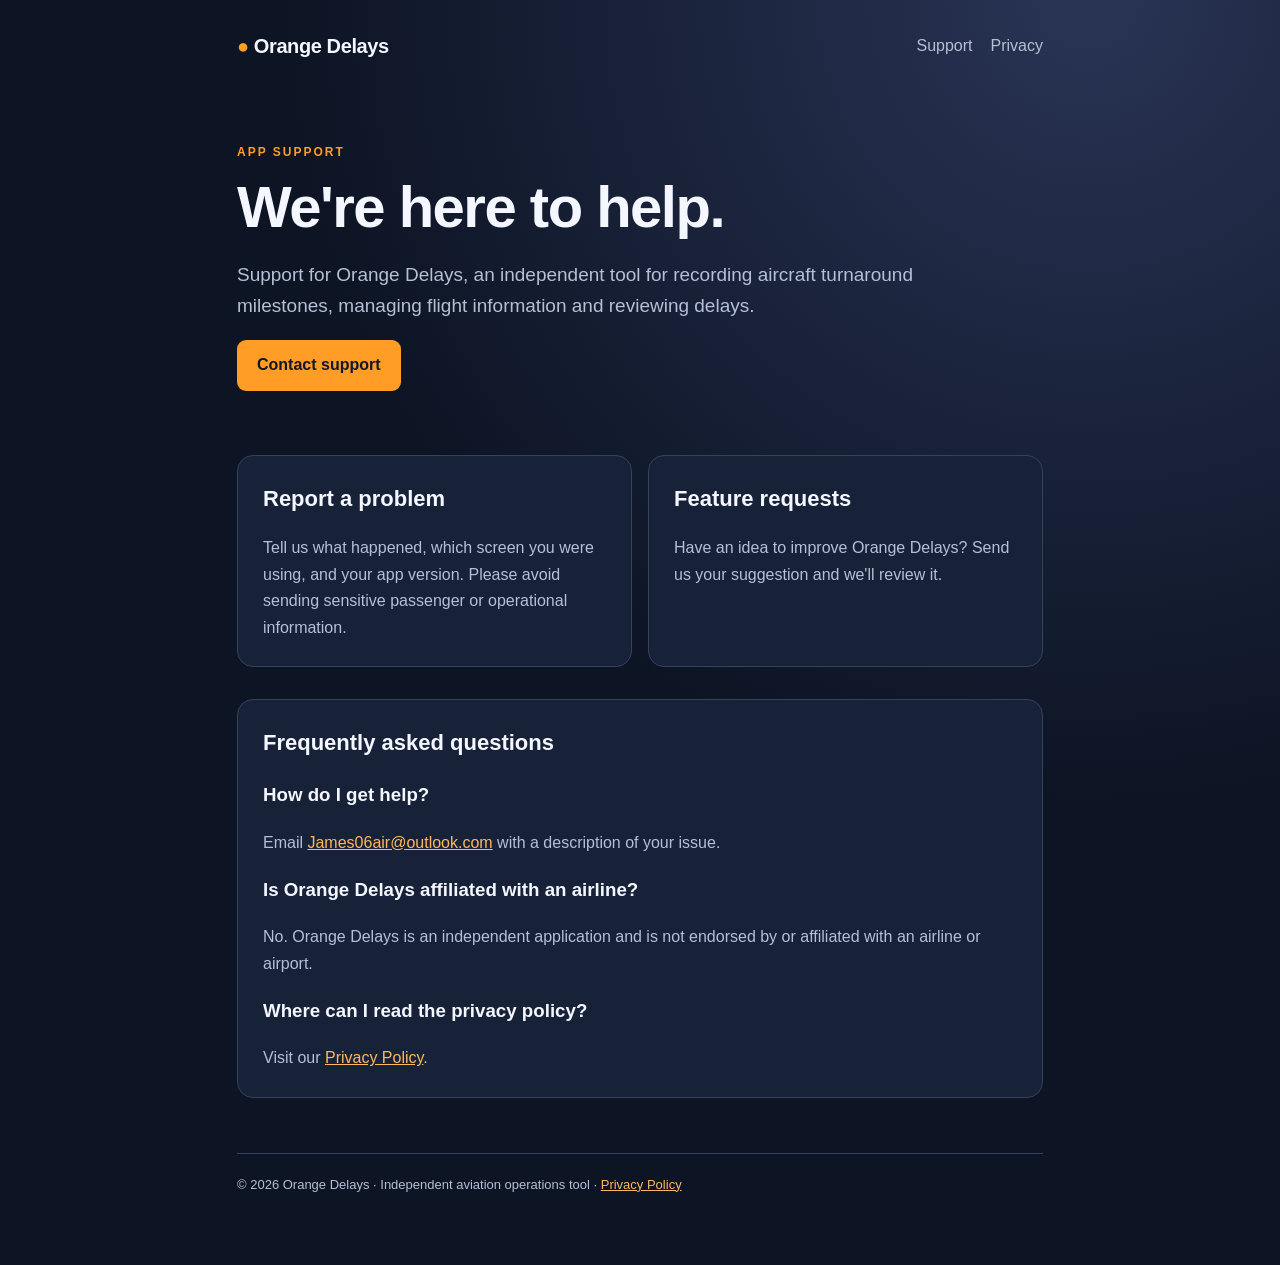
<file: index.html>
<!doctype html>
<html lang="en-GB"><head><meta charset="utf-8"><meta name="viewport" content="width=device-width,initial-scale=1">
<meta name="description" content="Official support page for Orange Delays, an independent aircraft turnaround management app.">
<title>Orange Delays | Support</title><link rel="stylesheet" href="style.css"></head>
<body><div class="wrap"><header><div class="brand"><span>●</span> Orange Delays</div>
<nav><a href="index.html" aria-current="page">Support</a><a href="privacy.html">Privacy</a></nav></header>
<main><section class="hero"><div class="eyebrow">App support</div><h1>We're here to help.</h1>
<p>Support for Orange Delays, an independent tool for recording aircraft turnaround milestones, managing flight information and reviewing delays.</p>
<a class="btn" href="mailto:James06air@outlook.com?subject=Orange%20Delays%20Support">Contact support</a></section>
<section class="cards"><article class="card"><h2>Report a problem</h2><p>Tell us what happened, which screen you were using, and your app version. Please avoid sending sensitive passenger or operational information.</p></article>
<article class="card"><h2>Feature requests</h2><p>Have an idea to improve Orange Delays? Send us your suggestion and we'll review it.</p></article></section>
<section class="card"><h2>Frequently asked questions</h2>
<h3>How do I get help?</h3><p>Email <a href="mailto:James06air@outlook.com">James06air@outlook.com</a> with a description of your issue.</p>
<h3>Is Orange Delays affiliated with an airline?</h3><p>No. Orange Delays is an independent application and is not endorsed by or affiliated with an airline or airport.</p>
<h3>Where can I read the privacy policy?</h3><p>Visit our <a href="privacy.html">Privacy Policy</a>.</p></section></main>
<footer>© 2026 Orange Delays · Independent aviation operations tool · <a href="privacy.html">Privacy Policy</a></footer>
</div></body></html>
</file>
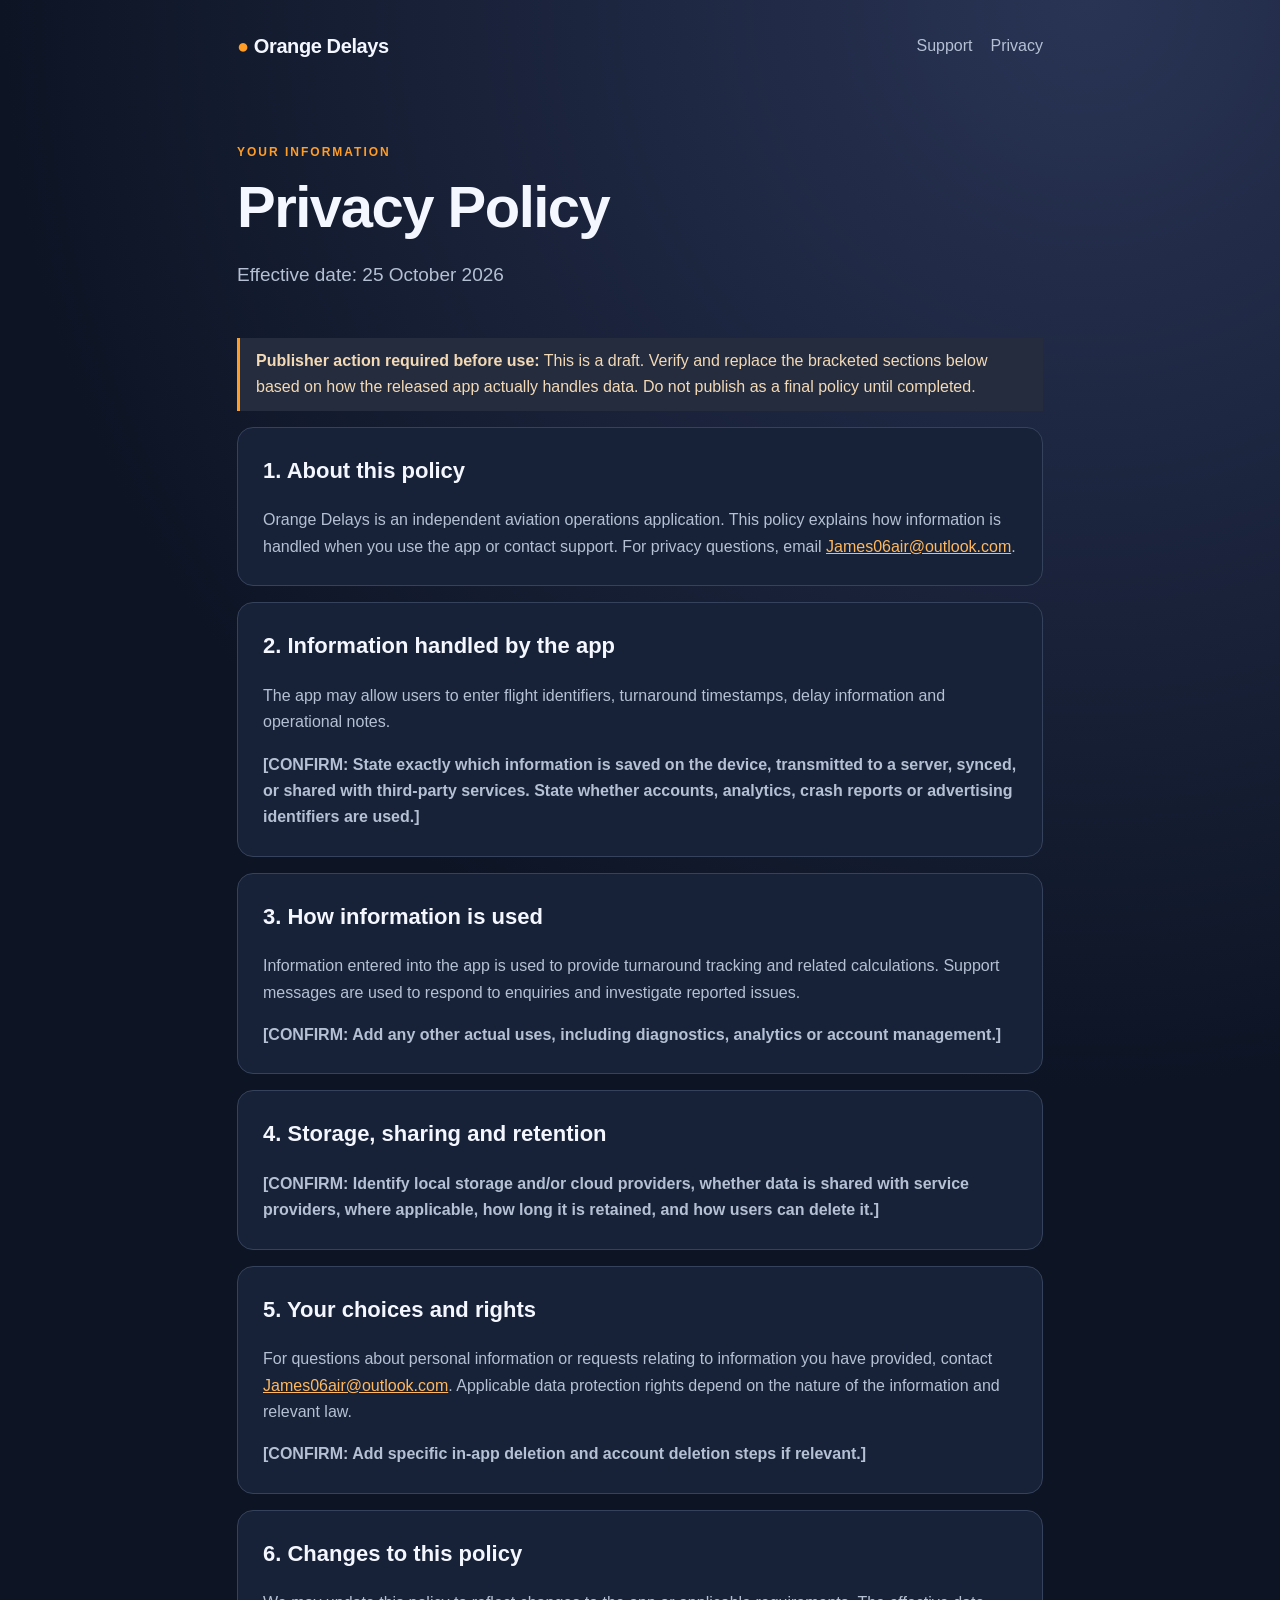
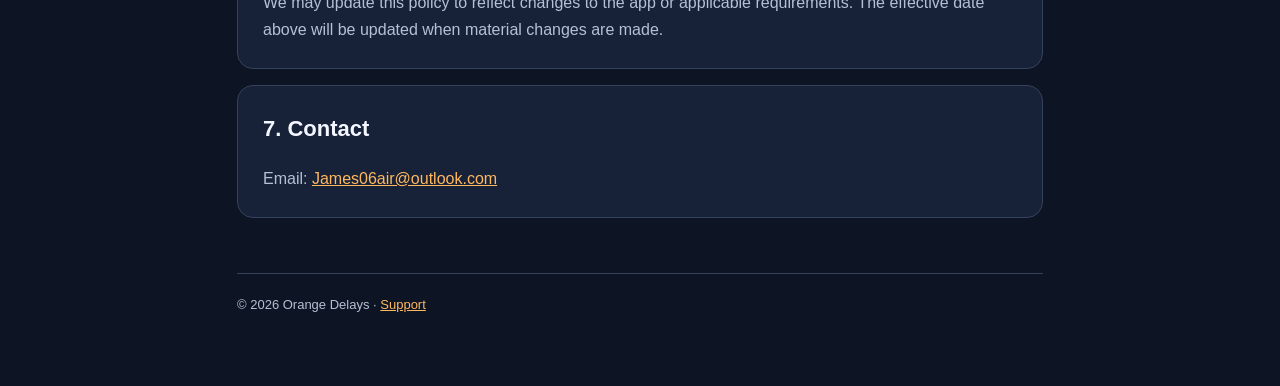
<file: privacy.html>
<!doctype html>
<html lang="en-GB"><head><meta charset="utf-8"><meta name="viewport" content="width=device-width,initial-scale=1">
<meta name="description" content="Privacy information for Orange Delays."><title>Orange Delays | Privacy Policy</title>
<link rel="stylesheet" href="style.css"></head><body><div class="wrap"><header><div class="brand"><span>●</span> Orange Delays</div>
<nav><a href="index.html">Support</a><a href="privacy.html" aria-current="page">Privacy</a></nav></header>
<main><section class="hero"><div class="eyebrow">Your information</div><h1>Privacy Policy</h1>
<p>Effective date: 25 October 2026</p></section>
<div class="notice"><strong>Publisher action required before use:</strong> This is a draft. Verify and replace the bracketed sections below based on how the released app actually handles data. Do not publish as a final policy until completed.</div>
<section class="card"><h2>1. About this policy</h2><p>Orange Delays is an independent aviation operations application. This policy explains how information is handled when you use the app or contact support. For privacy questions, email <a href="mailto:James06air@outlook.com">James06air@outlook.com</a>.</p></section>
<section class="card"><h2>2. Information handled by the app</h2>
<p>The app may allow users to enter flight identifiers, turnaround timestamps, delay information and operational notes.</p>
<p><strong>[CONFIRM: State exactly which information is saved on the device, transmitted to a server, synced, or shared with third-party services. State whether accounts, analytics, crash reports or advertising identifiers are used.]</strong></p></section>
<section class="card"><h2>3. How information is used</h2><p>Information entered into the app is used to provide turnaround tracking and related calculations. Support messages are used to respond to enquiries and investigate reported issues.</p>
<p><strong>[CONFIRM: Add any other actual uses, including diagnostics, analytics or account management.]</strong></p></section>
<section class="card"><h2>4. Storage, sharing and retention</h2>
<p><strong>[CONFIRM: Identify local storage and/or cloud providers, whether data is shared with service providers, where applicable, how long it is retained, and how users can delete it.]</strong></p></section>
<section class="card"><h2>5. Your choices and rights</h2><p>For questions about personal information or requests relating to information you have provided, contact <a href="mailto:James06air@outlook.com">James06air@outlook.com</a>. Applicable data protection rights depend on the nature of the information and relevant law.</p>
<p><strong>[CONFIRM: Add specific in-app deletion and account deletion steps if relevant.]</strong></p></section>
<section class="card"><h2>6. Changes to this policy</h2><p>We may update this policy to reflect changes to the app or applicable requirements. The effective date above will be updated when material changes are made.</p></section>
<section class="card"><h2>7. Contact</h2><p>Email: <a href="mailto:James06air@outlook.com">James06air@outlook.com</a></p></section></main>
<footer>© 2026 Orange Delays · <a href="index.html">Support</a></footer></div></body></html>
</file>
<file: style.css>
:root{color-scheme:dark;--bg:#0d1424;--panel:#172238;--text:#f4f7ff;--muted:#b5c0d4;--accent:#ff9d26}
*{box-sizing:border-box}body{margin:0;background:radial-gradient(circle at 85% 0%,#293455 0%,var(--bg) 48%);color:var(--text);font:16px/1.65 -apple-system,BlinkMacSystemFont,"Segoe UI",sans-serif}
.wrap{max-width:850px;margin:auto;padding:30px 22px 70px}header{display:flex;justify-content:space-between;align-items:center;gap:15px;flex-wrap:wrap;margin-bottom:80px}
.brand{font-size:20px;font-weight:800;letter-spacing:-.4px}.brand span{color:var(--accent)}nav a{margin-left:18px;color:var(--muted);text-decoration:none}nav a:hover,a:hover{color:var(--accent)}
h1{font-size:clamp(35px,6vw,58px);line-height:1.12;letter-spacing:-1.5px;margin:12px 0 18px}h2{font-size:22px;margin-top:0}p{color:var(--muted)}.eyebrow{color:var(--accent);font-weight:700;text-transform:uppercase;letter-spacing:2px;font-size:12px}
.hero{margin-bottom:48px}.hero p{font-size:19px;max-width:680px}.cards{display:grid;grid-template-columns:repeat(auto-fit,minmax(250px,1fr));gap:16px}
.card{background:var(--panel);border:1px solid #35425b;border-radius:16px;padding:25px;margin:16px 0}.card p:last-child{margin-bottom:0}
a{color:#ffb85e}.btn{display:inline-block;background:var(--accent);color:#121826;text-decoration:none;font-weight:700;border-radius:9px;padding:12px 20px}
footer{border-top:1px solid #35425b;margin-top:55px;padding-top:20px;color:var(--muted);font-size:13px}
li{color:var(--muted);margin-bottom:8px}.notice{border-left:3px solid var(--accent);padding:10px 16px;background:#242c3d;color:#f3d9b6}
</file>
